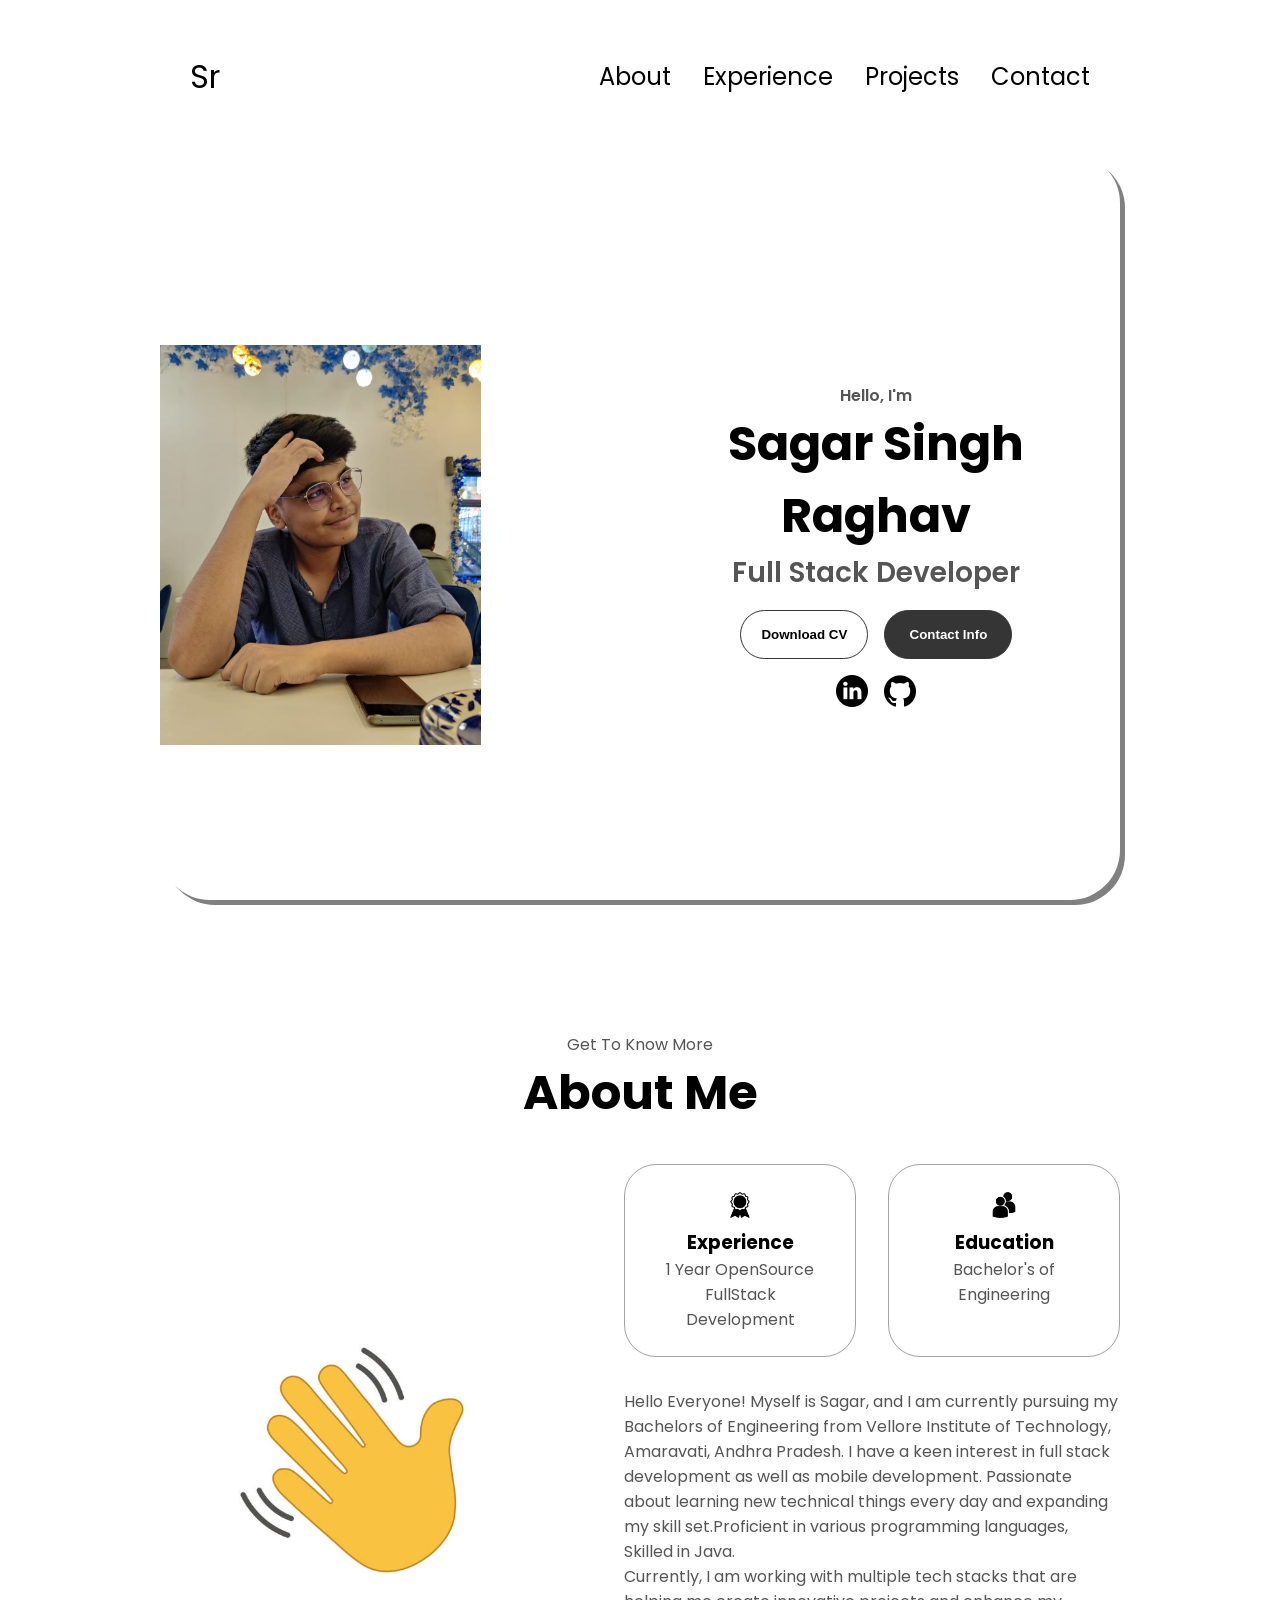
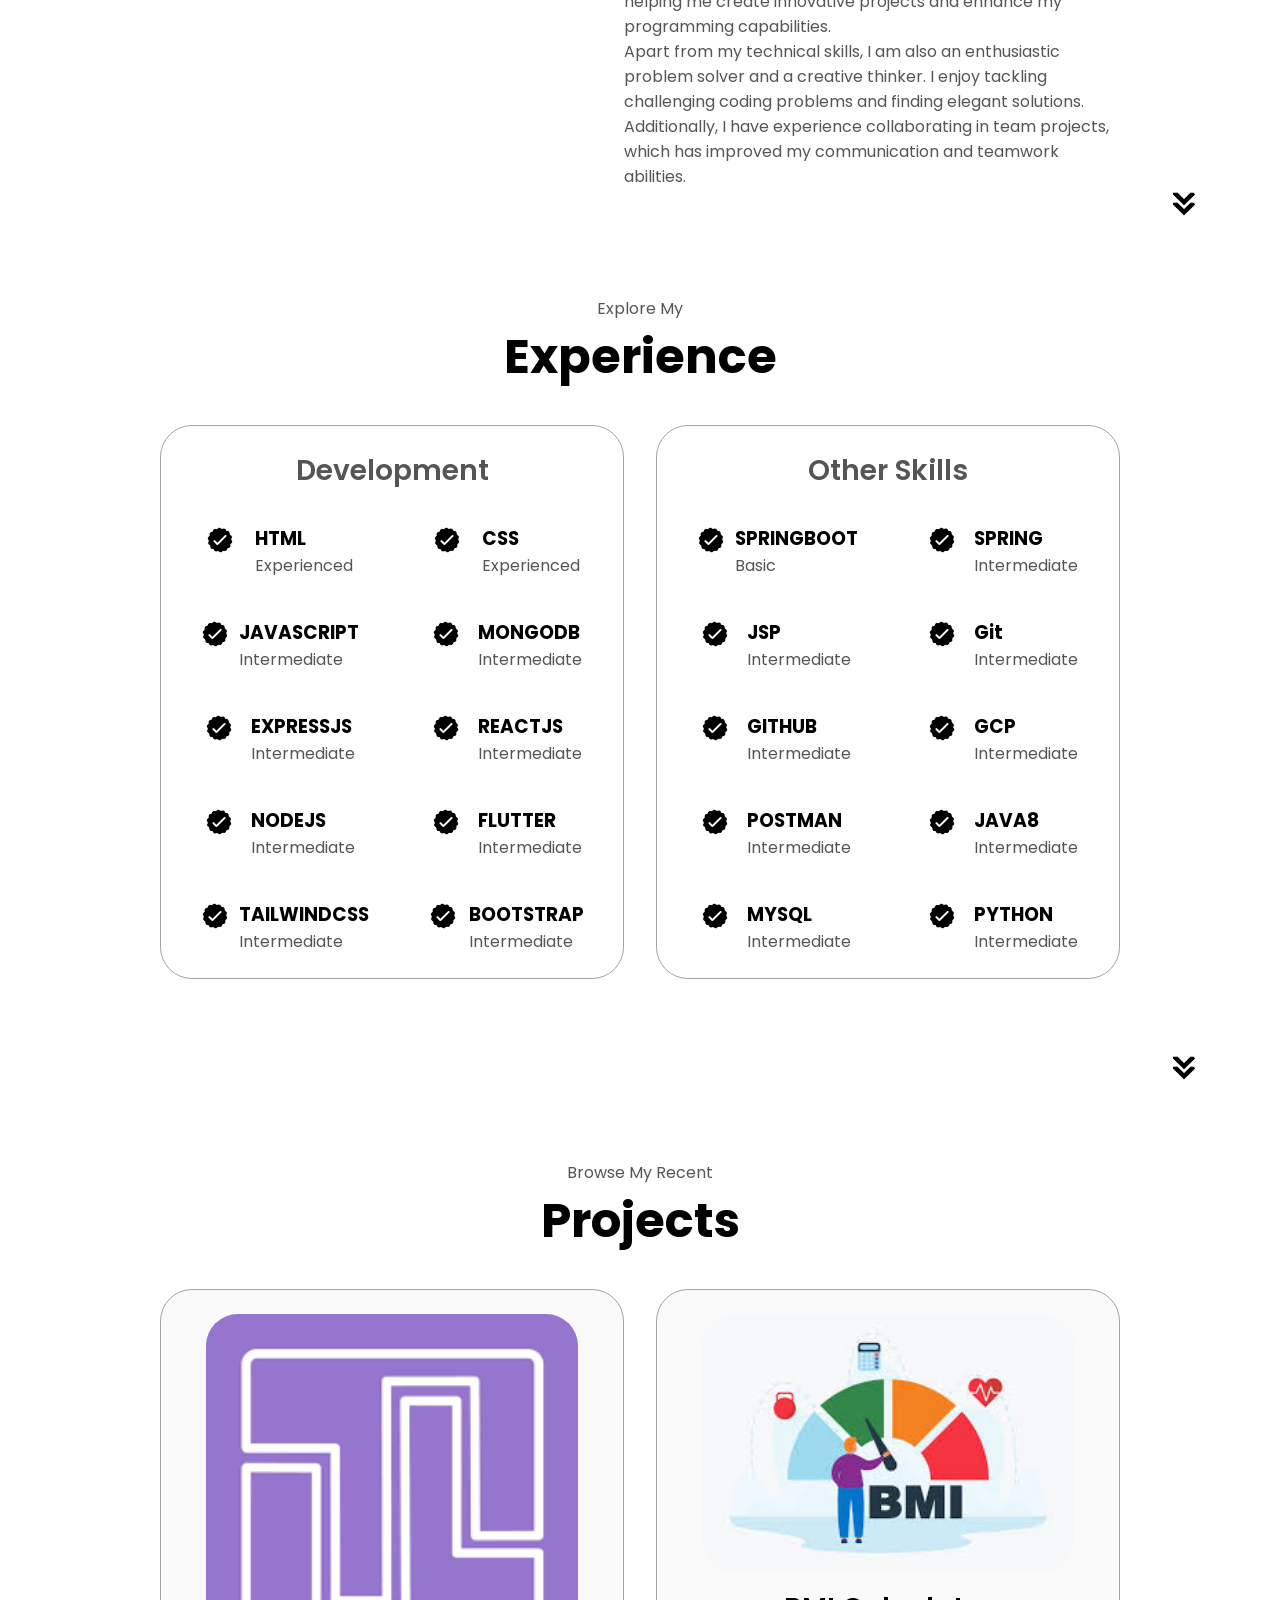
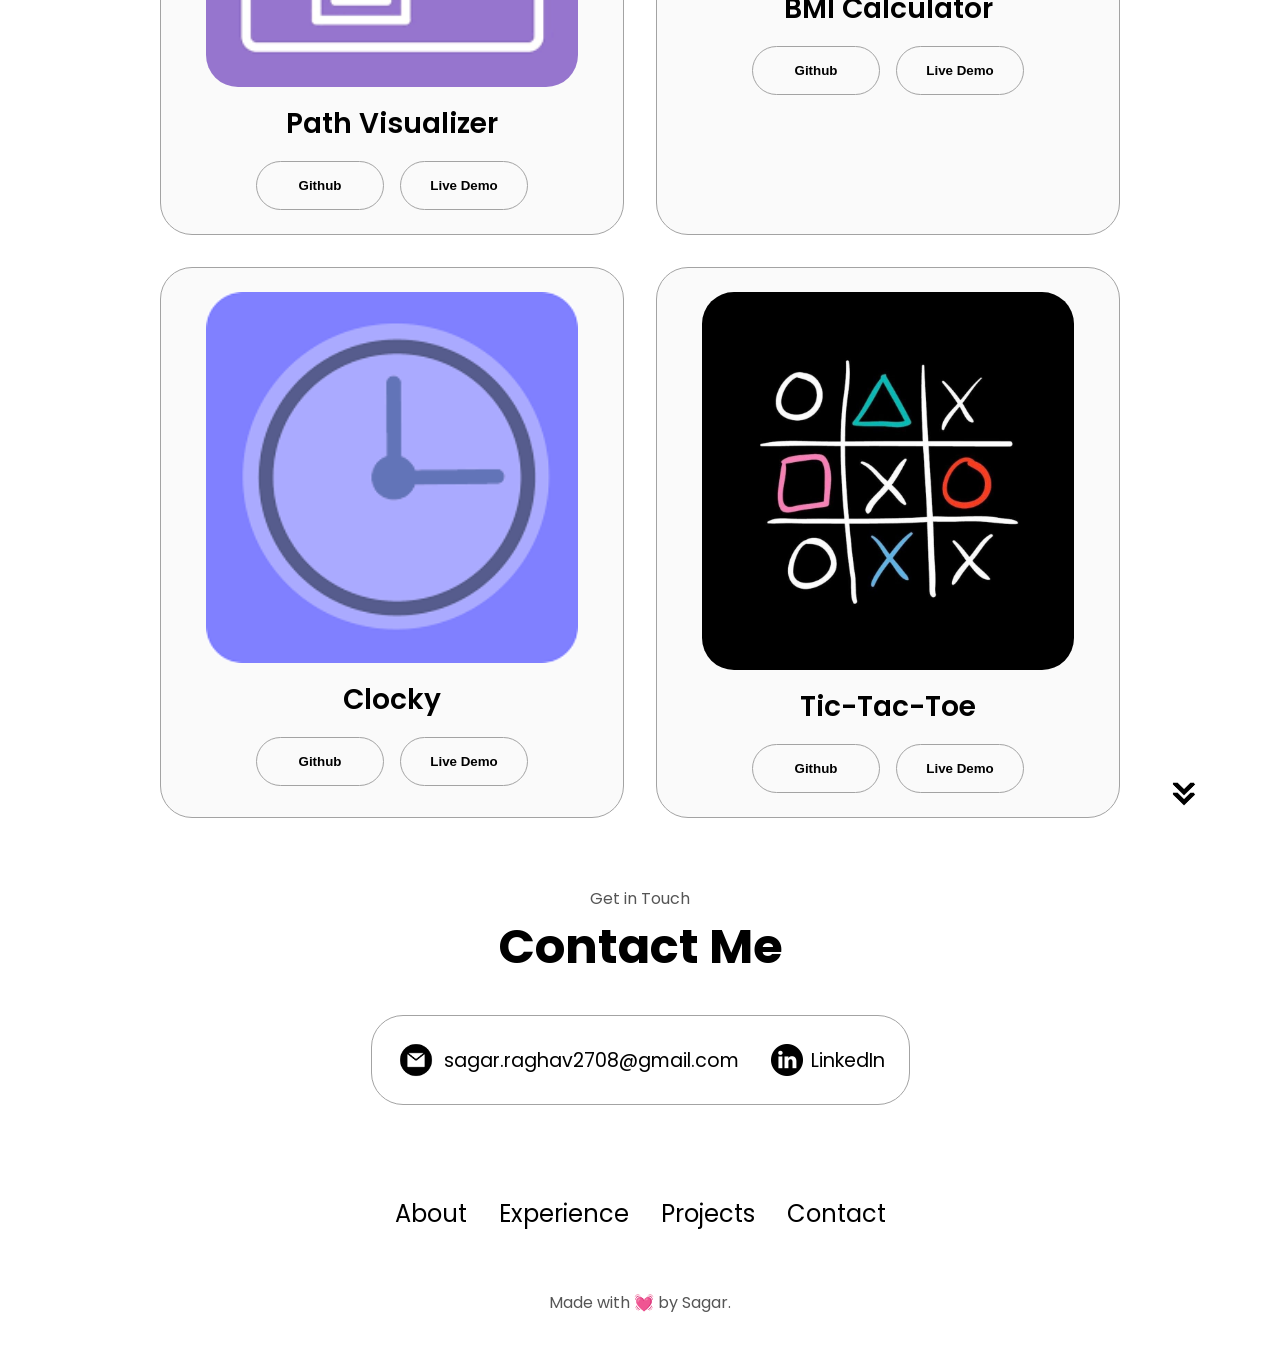
<file: index.html>
<!DOCTYPE html>
<html lang="en">

<head>
  <meta charset="UTF-8" />
  <meta http-equiv="X-UA-Compatible" content="IE=edge" />
  <meta name="viewport" content="width=device-width, initial-scale=1.0" />
  <title>Portfolio</title>
  <link rel="stylesheet" href="style.css" />
  <link rel="stylesheet" href="mediaqueries.css" />
</head>

<body>
  <nav id="desktop-nav">
    <div class="logo">Sr</div>
    <div>
      <ul class="nav-links">
        <li><a href="#about">About</a></li>
        <li><a href="#experience">Experience</a></li>
        <li><a href="#projects">Projects</a></li>
        <li><a href="#contact">Contact</a></li>
      </ul>
    </div>
  </nav>
  <nav id="hamburger-nav">
    <div class="logo">Sagar Singh Raghav</div>
    <div class="hamburger-menu">
      <div class="hamburger-icon" onclick="toggleMenu()">
        <span></span>
        <span></span>
        <span></span>
      </div>
      <div class="menu-links">
        <li><a href="#about" onclick="toggleMenu()">About</a></li>
        <li><a href="#experience" onclick="toggleMenu()">Experience</a></li>
        <li><a href="#projects" onclick="toggleMenu()">Projects</a></li>
        <li><a href="#contact" onclick="toggleMenu()">Contact</a></li>
      </div>
    </div>
  </nav>
  <section id="profile">
    <div class="section__pic-container">
      <img src="./assets/profile.jpeg" alt="John Doe profile picture" />
    </div>
    <div class="section__text">
      <p class="section__text__p1">Hello, I'm</p>
      <h1 class="title">Sagar Singh Raghav</h1>
      <p class="section__text__p2">Full Stack Developer</p>
      <div class="btn-container">
        <button class="btn btn-color-2" onclick="window.open('./assets/Resume.pdf')">
          Download CV
        </button>
        <button class="btn btn-color-1" onclick="location.href='./#contact'">
          Contact Info
        </button>
      </div>
      <div id="socials-container">
        <img src="./assets/linkedin.png" alt="My LinkedIn profile" class="icon"
          onclick="location.href='https://www.linkedin.com/in/thesagarsingh/'" />
        <img src="./assets/github.png" alt="My Github profile" class="icon"
          onclick="location.href='https://github.com/Sagar20-12'" />
      </div>
    </div>
  </section>
  <section id="about">
    <p class="section__text__p1">Get To Know More</p>
    <h1 class="title">About Me</h1>
    <div class="section-container">
      <div class="section__pic-container">
        <img src="./assets/hi.jpg" alt="Profile picture" class="about-pic" />
      </div>
      <div class="about-details-container">
        <div class="about-containers">
          <div class="details-container">
            <img src="./assets/experience.png" alt="Experience icon" class="icon" />
            <h3>Experience</h3>
            <p>1 Year OpenSource <br />FullStack Development</p>
          </div>
          <div class="details-container">
            <img src="./assets/education.png" alt="Education icon" class="icon" />
            <h3>Education</h3>
            <p>Bachelor's of Engineering</p>
          </div>
        </div>
        <div class="text-container">
          <p>
            Hello Everyone! Myself is Sagar, and I am currently pursuing my Bachelors of Engineering from Vellore
            Institute of Technology, Amaravati, Andhra Pradesh. I have a keen interest in full stack development as well
            as mobile development. Passionate about learning new technical things every day and expanding my skill
            set.Proficient in various programming languages, Skilled in Java. <br> Currently, I am
            working with multiple tech stacks that are helping me create innovative projects and enhance my programming
            capabilities. <br>
            Apart from my technical skills, I am also an enthusiastic problem solver and a creative thinker. I enjoy
            tackling challenging coding problems and finding elegant solutions. Additionally, I have experience
            collaborating in team projects, which has improved my communication and teamwork abilities.
          </p>
        </div>
      </div>
    </div>
    <img src="./assets/arrow.png" alt="Arrow icon" class="icon arrow" onclick="location.href='./#experience'" />
  </section>
  <section id="experience">
    <p class="section__text__p1">Explore My</p>
    <h1 class="title">Experience</h1>
    <div class="experience-details-container">
      <div class="about-containers">
        <div class="details-container">
          <h2 class="experience-sub-title">Development</h2>
          <div class="article-container">
            <article>
              <img src="./assets/checkmark.png" alt="Experience icon" class="icon" />
              <div>
                <h3>HTML</h3>
                <p>Experienced</p>
              </div>
            </article>
            <article>
              <img src="./assets/checkmark.png" alt="Experience icon" class="icon" />
              <div>
                <h3>CSS</h3>
                <p>Experienced</p>
              </div>
            </article>
            <article>
              <img src="./assets/checkmark.png" alt="Experience icon" class="icon" />
              <div>
                <h3>JAVASCRIPT</h3>
                <p>Intermediate</p>
              </div>
            </article>
            <article>
              <img src="./assets/checkmark.png" alt="Experience icon" class="icon" />
              <div>
                <h3>MONGODB</h3>
                <p>Intermediate</p>
              </div>
            </article>
            <article>
              <img src="./assets/checkmark.png" alt="Experience icon" class="icon" />
              <div>
                <h3>EXPRESSJS</h3>
                <p>Intermediate</p>
              </div>
            </article>
            <article>
              <img src="./assets/checkmark.png" alt="Experience icon" class="icon" />
              <div>
                <h3>REACTJS</h3>
                <p>Intermediate</p>
              </div>
            </article>
            <article>
              <img src="./assets/checkmark.png" alt="Experience icon" class="icon" />
              <div>
                <h3>NODEJS</h3>
                <p>Intermediate</p>
              </div>
            </article>
            <article>
              <img src="./assets/checkmark.png" alt="Experience icon" class="icon" />
              <div>
                <h3>FLUTTER</h3>
                <p>Intermediate</p>
              </div>
            </article>
            <article>
              <img src="./assets/checkmark.png" alt="Experience icon" class="icon" />
              <div>
                <h3>TAILWINDCSS</h3>
                <p>Intermediate</p>
              </div>
            </article>
            <article>
              <img src="./assets/checkmark.png" alt="Experience icon" class="icon" />
              <div>
                <h3>BOOTSTRAP</h3>
                <p>Intermediate</p>
              </div>
            </article>
          </div>
        </div>
        <div class="details-container">
          <h2 class="experience-sub-title">Other Skills</h2>
          <div class="article-container">
            <article>
              <img src="./assets/checkmark.png" alt="Experience icon" class="icon" />
              <div>
                <h3>SPRINGBOOT</h3>
                <p>Basic</p>
              </div>
            </article>
            <article>
              <img src="./assets/checkmark.png" alt="Experience icon" class="icon" />
              <div>
                <h3>SPRING</h3>
                <p>Intermediate</p>
              </div>
            </article>
            <article>
              <img src="./assets/checkmark.png" alt="Experience icon" class="icon" />
              <div>
                <h3>JSP</h3>
                <p>Intermediate</p>
              </div>
            </article>
            <article>
              <img src="./assets/checkmark.png" alt="Experience icon" class="icon" />
              <div>
                <h3>Git</h3>
                <p>Intermediate</p>
              </div>
            </article>
            <article>
              <img src="./assets/checkmark.png" alt="Experience icon" class="icon" />
              <div>
                <h3>GITHUB</h3>
                <p>Intermediate</p>
              </div>
            </article>
            <article>
              <img src="./assets/checkmark.png" alt="Experience icon" class="icon" />
              <div>
                <h3>GCP</h3>
                <p>Intermediate</p>
              </div>
            </article>
            <article>
              <img src="./assets/checkmark.png" alt="Experience icon" class="icon" />
              <div>
                <h3>POSTMAN</h3>
                <p>Intermediate</p>
              </div>
            </article>
            <article>
              <img src="./assets/checkmark.png" alt="Experience icon" class="icon" />
              <div>
                <h3>JAVA8</h3>
                <p>Intermediate</p>
              </div>
            </article>
            <article>
              <img src="./assets/checkmark.png" alt="Experience icon" class="icon" />
              <div>
                <h3>MYSQL</h3>
                <p>Intermediate</p>
              </div>
            </article>
            <article>
              <img src="./assets/checkmark.png" alt="Experience icon" class="icon" />
              <div>
                <h3>PYTHON</h3>
                <p>Intermediate</p>
              </div>
            </article>
          </div>
        </div>
      </div>
    </div>
    <img src="./assets/arrow.png" alt="Arrow icon" class="icon arrow" onclick="location.href='./#projects'" />
  </section>
  <section id="projects">
    <p class="section__text__p1">Browse My Recent</p>
    <h1 class="title">Projects</h1>
    <div class="experience-details-container">
      <div class="about-containers">
        <div class="details-container color-container">
          <div class="article-container">
            <img src="./assets/Path.png" alt="Project 1" class="project-img" />
          </div>
          <h2 class="experience-sub-title project-title">Path Visualizer</h2>
          <div class="btn-container">
            <button class="btn btn-color-2 project-btn" onclick="location.href='https://github.com/Sagar20-12/Path-Visualizer.git'">
              Github
            </button>
            <button class="btn btn-color-2 project-btn" onclick="location.href='https://sagar20-12.github.io/Path-Visualizer/'">
              Live Demo
            </button>
          </div>
        </div>
        <div class="details-container color-container">
          <div class="article-container">
            <img src="./assets/bmi.jpeg" alt="Project 2" class="project-img" />
          </div>
          <h2 class="experience-sub-title project-title">BMI Calculator</h2>
          <div class="btn-container">
            <button class="btn btn-color-2 project-btn" onclick="location.href='https://github.com/Sagar20-12/BMI-CALCULATOR.git'">
              Github
            </button>
            <button class="btn btn-color-2 project-btn" onclick="location.href='https://github.com/'">
              Live Demo
            </button>
          </div>
        </div>
        <div class="details-container color-container">
          <div class="article-container">
            <img src="./assets/clock.png" alt="Project 3" class="project-img" />
          </div>
          <h2 class="experience-sub-title project-title">Clocky</h2>
          <div class="btn-container">
            <button class="btn btn-color-2 project-btn" onclick="location.href='https://github.com/Sagar20-12/Clocky.git'">
              Github
            </button>
            <button class="btn btn-color-2 project-btn" onclick="location.href='https://github.com/'">
              Live Demo
            </button>
          </div>
        </div>
        <div class="details-container color-container">
          <div class="article-container">
            <img src="./assets/TTC.jpg" alt="Project 2" class="project-img" />
          </div>
          <h2 class="experience-sub-title project-title">Tic-Tac-Toe</h2>
          <div class="btn-container">
            <button class="btn btn-color-2 project-btn" onclick="location.href='https://github.com/Sagar20-12/TIC-TAC-TOE'">
              Github
            </button>
            <button class="btn btn-color-2 project-btn" onclick="location.href='https://sagar20-12.github.io/TIC-TAC-TOE/'">
              Live Demo
            </button>
          </div>
        </div>
      </div>
    </div>
    <img src="./assets/arrow.png" alt="Arrow icon" class="icon arrow" onclick="location.href='./#contact'" />
  </section>
  <section id="contact">
    <p class="section__text__p1">Get in Touch</p>
    <h1 class="title">Contact Me</h1>
    <div class="contact-info-upper-container">
      <div class="contact-info-container">
        <img src="./assets/email.png" alt="Email icon" class="icon contact-icon email-icon" />
        <p><a href="mailto:examplemail@gmail.com">sagar.raghav2708@gmail.com</a></p>
      </div>
      <div class="contact-info-container">
        <img src="./assets/linkedin.png" alt="LinkedIn icon" class="icon contact-icon" />
        <p><a href="https://www.linkedin.com/in/thesagarsingh/">LinkedIn</a></p>
      </div>
    </div>
  </section>
  <footer>
    <nav>
      <div class="nav-links-container">
        <ul class="nav-links">
          <li><a href="#about">About</a></li>
          <li><a href="#experience">Experience</a></li>
          <li><a href="#projects">Projects</a></li>
          <li><a href="#contact">Contact</a></li>
        </ul>
      </div>
    </nav>
    <p> Made with 💓 by Sagar.</p>
  </footer>
  <script src="script.js"></script>
</body>

</html>
</file>
<file: style.css>
/* GENERAL */

@import url("https://fonts.googleapis.com/css2?family=Poppins:wght@300;400;500;600&display=swap");

* {
  margin: 0;
  padding: 0;
}

body {
  font-family: "Poppins", sans-serif;
}

html {
  scroll-behavior: smooth;
}

p {
  color: rgb(85, 85, 85);
}

/* TRANSITION */

a,
.btn {
  transition: all 300ms ease;
}

/* DESKTOP NAV */

nav,
.nav-links {
  display: flex;
}

nav {
  justify-content: space-around;
  align-items: center;
  height: 17vh;
}

.nav-links {
  gap: 2rem;
  list-style: none;
  font-size: 1.5rem;
}

a {
  color: black;
  text-decoration: none;
  text-decoration-color: white;
}

a:hover {
  color: grey;
  text-decoration: underline;
  text-underline-offset: 1rem;
  text-decoration-color: rgb(181, 181, 181);
}

.logo {
  font-size: 2rem;
}

.logo:hover {
  cursor: default;
}

/* HAMBURGER MENU */

#hamburger-nav {
  display: none;
}

.hamburger-menu {
  position: relative;
  display: inline-block;
}

.hamburger-icon {
  display: flex;
  flex-direction: column;
  justify-content: space-between;
  height: 24px;
  width: 30px;
  cursor: pointer;
}

.hamburger-icon span {
  width: 100%;
  height: 2px;
  background-color: black;
  transition: all 0.3 ease-in-out;
}

.menu-links {
  position: absolute;
  top: 100%;
  right: 0;
  background-color: white;
  width: fit-content;
  max-height: 0;
  overflow: hidden;
  transition: all 0.3 ease-in-out;
}

.menu-links a {
  display: block;
  padding: 10px;
  text-align: center;
  font-size: 1.5rem;
  color: black;
  text-decoration: none;
  transition: all 0.3 ease-in-out;
}

.menu-links li {
  list-style: none;
}

.menu-links.open {
  max-height: 300px;
}

.hamburger-icon.open span:first-child {
  transform: rotate(45deg) translate(10px, 5px);
}

.hamburger-icon.open span:nth-child(2) {
  opacity: 0;
}

.hamburger-icon.open span:last-child {
  transform: rotate(-45deg) translate(10px, -5px);
}

.hamburger-icon span:first-child {
  transform: none;
}

.hamburger-icon span:first-child {
  opacity: 1;
}

.hamburger-icon span:first-child {
  transform: none;
}

/* SECTIONS */

section {
  padding-top: 4vh;
  height: 96vh;
  margin: 0 10rem;
  box-sizing: border-box;
  min-height: fit-content;
}

.section-container {
  display: flex;
}

/* PROFILE SECTION */

#profile {
  display: flex;
  justify-content: center;
  gap: 5rem;
  height: 80vh;
  border-radius: 50px;
  box-shadow: 5px 5px grey;
}

element.style {
  border-radius: 50px;
}

.section__pic-container {
  display: flex;
  height: 400px;
  width: 400px;
  margin: auto 0;
  border-radius: 100px;
}

.section__text {
  align-self: center;
  text-align: center;
}

.section__text p {
  font-weight: 600;
}

.section__text__p1 {
  text-align: center;
}

.section__text__p2 {
  font-size: 1.75rem;
  margin-bottom: 1rem;
}

.title {
  font-size: 3rem;
  text-align: center;
}

#socials-container {
  display: flex;
  justify-content: center;
  margin-top: 1rem;
  gap: 1rem;
}

/* ICONS */

.icon {
  cursor: pointer;
  height: 2rem;
}

/* BUTTONS */

.btn-container {
  display: flex;
  justify-content: center;
  gap: 1rem;
}

.btn {
  font-weight: 600;
  transition: all 300ms ease;
  padding: 1rem;
  width: 8rem;
  border-radius: 2rem;
}

.btn-color-1,
.btn-color-2 {
  border: rgb(53, 53, 53) 0.1rem solid;
}

.btn-color-1:hover,
.btn-color-2:hover {
  cursor: pointer;
}

.btn-color-1,
.btn-color-2:hover {
  background: rgb(53, 53, 53);
  color: white;
}

.btn-color-1:hover {
  background: rgb(0, 0, 0);
}

.btn-color-2 {
  background: none;
}

.btn-color-2:hover {
  border: rgb(255, 255, 255) 0.1rem solid;
}

.btn-container {
  gap: 1rem;
}

/* ABOUT SECTION */

#about {
  position: relative;
}

.about-containers {
  gap: 2rem;
  margin-bottom: 2rem;
  margin-top: 2rem;
}

.about-details-container {
  justify-content: center;
  flex-direction: column;
}

.about-containers,
.about-details-container {
  display: flex;
}

.about-pic {
  border-radius: 2rem;
}

.arrow {
  position: absolute;
  right: -5rem;
  bottom: 2.5rem;
}

.details-container {
  padding: 1.5rem;
  flex: 1;
  background: white;
  border-radius: 2rem;
  border: rgb(53, 53, 53) 0.1rem solid;
  border-color: rgb(163, 163, 163);
  text-align: center;
}

.section-container {
  gap: 4rem;
  height: 80%;
}

.section__pic-container {
  height: 400px;
  width: 400px;
  margin: auto 0;
}

/* EXPERIENCE SECTION */

#experience {
  position: relative;
}

.experience-sub-title {
  color: rgb(85, 85, 85);
  font-weight: 600;
  font-size: 1.75rem;
  margin-bottom: 2rem;
}

.experience-details-container {
  display: flex;
  justify-content: center;
  flex-direction: column;
}

.article-container {
  display: flex;
  text-align: initial;
  flex-wrap: wrap;
  flex-direction: row;
  gap: 2.5rem;
  justify-content: space-around;
}

article {
  display: flex;
  width: 10rem;
  justify-content: space-around;
  gap: 0.5rem;
}

article .icon {
  cursor: default;
}

/* PROJECTS SECTION */

#projects {
  position: relative;
}

.color-container {
  border-color: rgb(163, 163, 163);
  background: rgb(250, 250, 250);
}

.project-img {
  border-radius: 2rem;
  width: 90%;
  height: 90%;
}

.project-title {
  margin: 1rem;
  color: black;
}

.project-btn {
  color: black;
  border-color: rgb(163, 163, 163);
}

/* CONTACT */

#contact {
  display: flex;
  justify-content: center;
  flex-direction: column;
  height: 70vh;
}

.contact-info-upper-container {
  display: flex;
  justify-content: center;
  border-radius: 2rem;
  border: rgb(53, 53, 53) 0.1rem solid;
  border-color: rgb(163, 163, 163);
  background: (250, 250, 250);
  margin: 2rem auto;
  padding: 0.5rem;
}

.contact-info-container {
  display: flex;
  align-items: center;
  justify-content: center;
  gap: 0.5rem;
  margin: 1rem;
}

.contact-info-container p {
  font-size: larger;
}

.contact-icon {
  cursor: default;
}

.email-icon {
  height: 2.5rem;
}

/* FOOTER SECTION */

footer {
  height: 26vh;
  margin: 0 1rem;
}

footer p {
  text-align: center;
}
</file>
<file: mediaqueries.css>
@media screen and (max-width: 1400px) {
  #profile {
    height: 83vh;
    margin-bottom: 6rem;
  }
  .about-containers {
    flex-wrap: wrap;
  }
  #contact,
  #projects {
    height: fit-content;
  }
}

@media screen and (max-width: 1200px) {
  #desktop-nav {
    display: none;
  }
  #hamburger-nav {
    display: flex;
  }
  #experience,
  .experience-details-container {
    margin-top: 2rem;
  }
  #profile,
  .section-container {
    display: block;
  }
  .arrow {
    display: none;
  }
  section,
  .section-container {
    height: fit-content;
  }
  section {
    margin: 0 5%;
  }
  .section__pic-container {
    width: 275px;
    height: 275px;
    margin: 0 auto 2rem;
  }
  .about-containers {
    margin-top: 0;
  }
}

@media screen and (max-width: 600px) {
  #contact,
  footer {
    height: 40vh;
  }
  #profile {
    height: 83vh;
    margin-bottom: 0;
  }
  article {
    font-size: 1rem;
  }
  footer nav {
    height: fit-content;
    margin-bottom: 2rem;
  }
  .about-containers,
  .contact-info-upper-container,
  .btn-container {
    flex-wrap: wrap;
  }
  .contact-info-container {
    margin: 0;
  }
  .contact-info-container p,
  .nav-links li a {
    font-size: 1rem;
  }
  .experience-sub-title {
    font-size: 1.25rem;
  }
  .logo {
    font-size: 1.5rem;
  }
  .nav-links {
    flex-direction: column;
    gap: 0.5rem;
    text-align: center;
  }
  .section__pic-container {
    width: auto;
    height: 46vw;
    justify-content: center;
  }
  .section__text__p2 {
    font-size: 1.25rem;
  }
  .title {
    font-size: 2rem;
  }
  .text-container {
    text-align: justify;
  }
}
</file>
